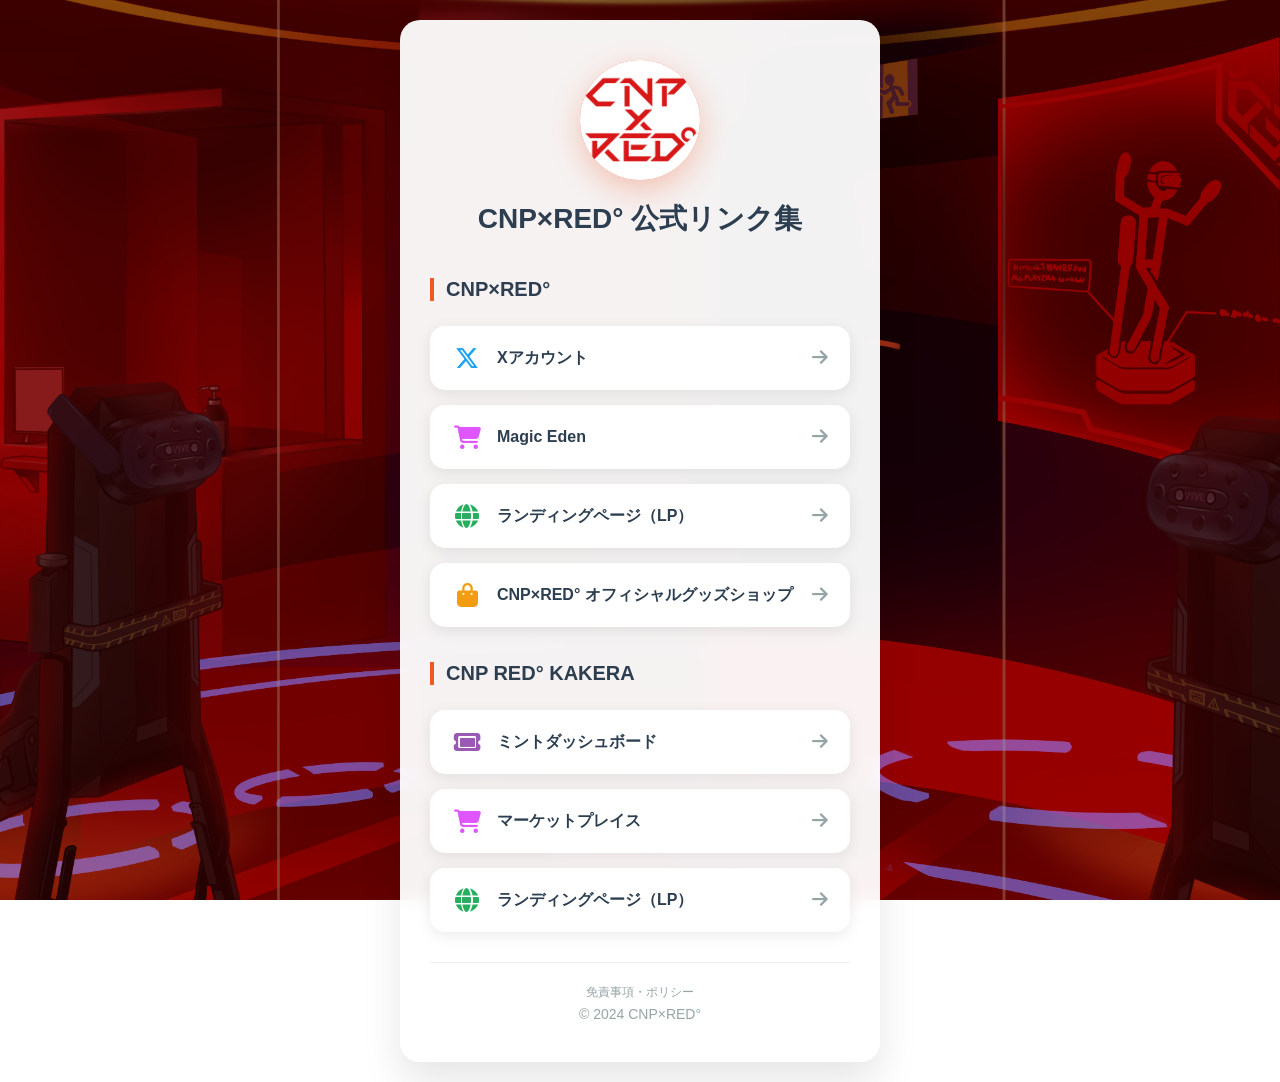
<file: index.html>
<!DOCTYPE html>
<html lang="ja">

<head>
    <meta charset="UTF-8">
    <meta name="viewport" content="width=device-width, initial-scale=1.0">
    <title>CNP×RED° 公式リンク集</title>
    <meta name="description" content="CNP×RED°とCNP RED° KAKERAの公式リンク集。SNS、マーケットプレイス、グッズショップなどの情報をまとめています。">

    <!-- OGP設定 -->
    <meta property="og:title" content="CNP×RED° 公式リンク集">
    <meta property="og:description" content="CNP×RED°とCNP RED° KAKERAの公式リンク集。SNS、マーケットプレイス、グッズショップなどの情報をまとめています。">
    <meta property="og:type" content="website">
    <meta property="og:url" content="https://cnpred.shop/">
    <meta property="og:image" content="https://cnpred.shop/logo.png">
    <meta property="og:site_name" content="CNP×RED°">
    <meta property="og:locale" content="ja_JP">

    <!-- Twitter Card設定 -->
    <meta name="twitter:card" content="summary_large_image">
    <meta name="twitter:site" content="@cnp_red">
    <meta name="twitter:title" content="CNP×RED° 公式リンク集">
    <meta name="twitter:description" content="CNP×RED°とCNP RED° KAKERAの公式リンク集。SNS、マーケットプレイス、グッズショップなどの情報をまとめています。">
    <meta name="twitter:image" content="https://cnpred.shop/logo.png">

    <link rel="icon" type="image/png" href="logo.png">
    <link rel="stylesheet" href="style.css">
    <!-- Font Awesome -->
    <link rel="stylesheet" href="https://cdnjs.cloudflare.com/ajax/libs/font-awesome/6.5.1/css/all.min.css">
</head>

<body>
    <div class="container">
        <div class="profile">
            <div class="profile-image">
                <img src="logo.png" alt="CNP×RED°" class="logo">
            </div>
            <h1>CNP×RED° 公式リンク集</h1>
        </div>

        <div class="links">
            <h2 class="section-title">CNP×RED°</h2>

            <a href="https://x.com/cnp_red" target="_blank" class="link-item twitter">
                <span class="link-icon"><i class="fab fa-x-twitter"></i></span>
                <span class="link-text">Xアカウント</span>
                <span class="link-arrow"><i class="fas fa-arrow-right"></i></span>
            </a>

            <a href="https://magiceden.io/marketplace/cnp_red" target="_blank" class="link-item marketplace">
                <span class="link-icon"><i class="fas fa-shopping-cart"></i></span>
                <span class="link-text">Magic Eden</span>
                <span class="link-arrow"><i class="fas fa-arrow-right"></i></span>
            </a>

            <a href="https://cnpred.com/" target="_blank" class="link-item landing">
                <span class="link-icon"><i class="fas fa-globe"></i></span>
                <span class="link-text">ランディングページ（LP）</span>
                <span class="link-arrow"><i class="fas fa-arrow-right"></i></span>
            </a>

            <a href="https://cnpred.official.ec/" target="_blank" class="link-item shop">
                <span class="link-icon"><i class="fas fa-shopping-bag"></i></span>
                <span class="link-text">CNP×RED° オフィシャルグッズショップ</span>
                <span class="link-arrow"><i class="fas fa-arrow-right"></i></span>
            </a>

            <h2 class="section-title">CNP RED° KAKERA</h2>

            <a href="https://cnp-red-kakera.welcome-mint.site/" target="_blank" class="link-item mint">
                <span class="link-icon"><i class="fas fa-ticket"></i></span>
                <span class="link-text">ミントダッシュボード</span>
                <span class="link-arrow"><i class="fas fa-arrow-right"></i></span>
            </a>

            <a href="https://magiceden.io/marketplace/cnp-red-kakera" target="_blank" class="link-item marketplace">
                <span class="link-icon"><i class="fas fa-shopping-cart"></i></span>
                <span class="link-text">マーケットプレイス</span>
                <span class="link-arrow"><i class="fas fa-arrow-right"></i></span>
            </a>

            <a href="https://kakera.click/" target="_blank" class="link-item landing">
                <span class="link-icon"><i class="fas fa-globe"></i></span>
                <span class="link-text">ランディングページ（LP）</span>
                <span class="link-arrow"><i class="fas fa-arrow-right"></i></span>
            </a>
        </div>

        <div class="footer">
            <p><a href="legal.html" class="footer-link">免責事項・ポリシー</a></p>
            <p>&copy; 2024 CNP×RED°</p>
        </div>
    </div>
</body>

</html>
</file>
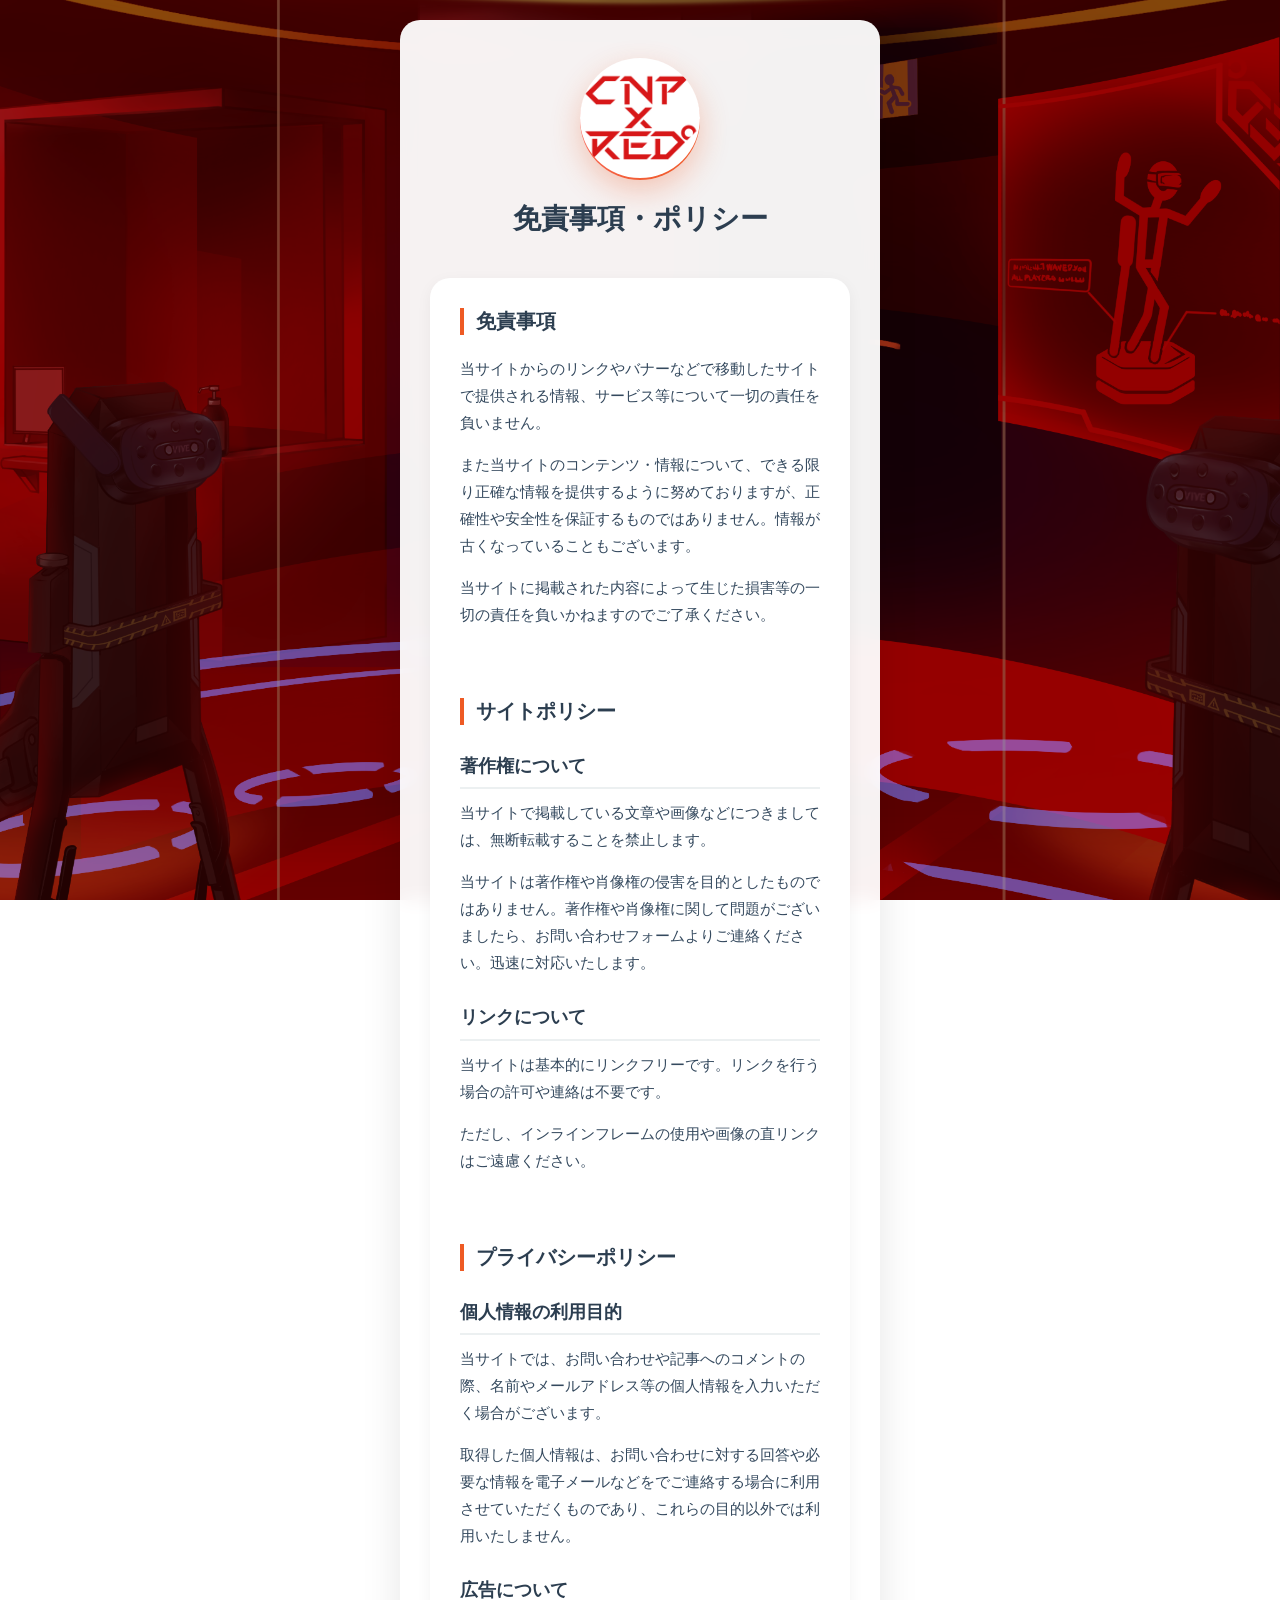
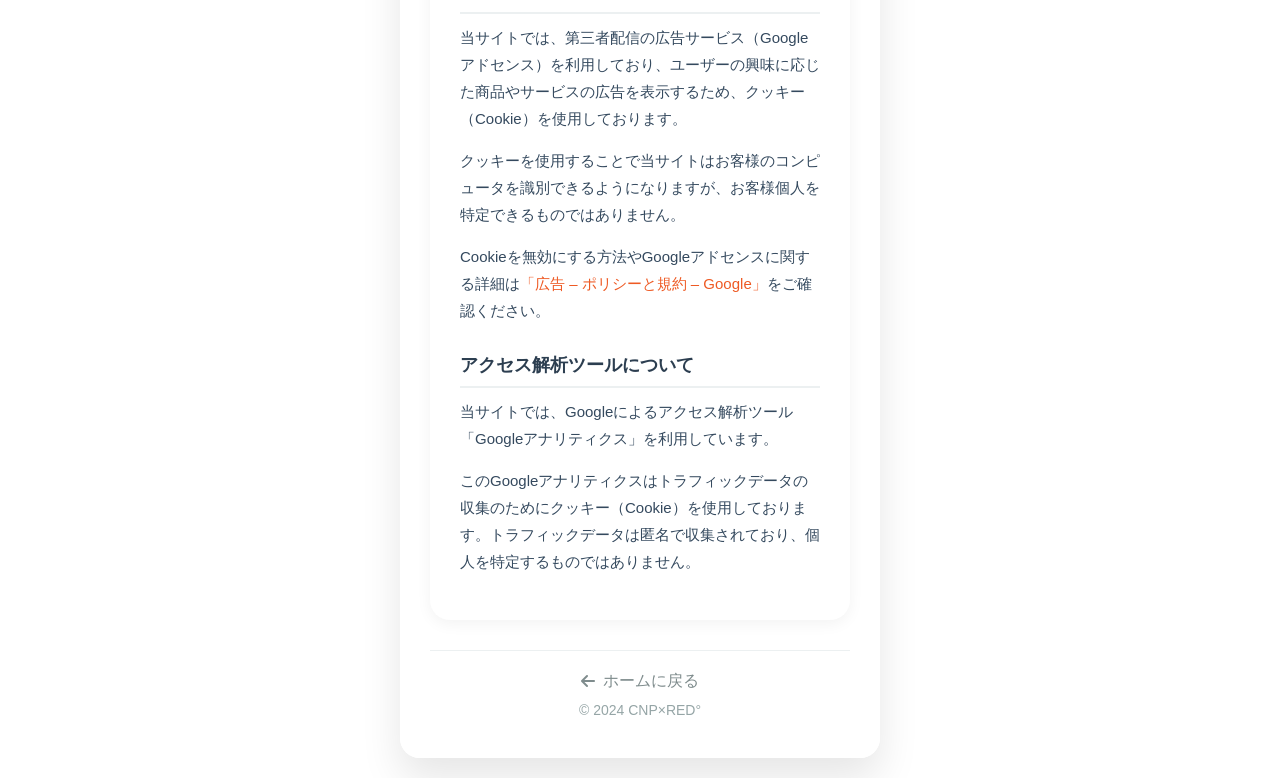
<file: legal.html>
<!DOCTYPE html>
<html lang="ja">
<head>
    <meta charset="UTF-8">
    <meta name="viewport" content="width=device-width, initial-scale=1.0">
    <title>免責事項・ポリシー | CNP×RED° 公式リンク集</title>
    <meta name="description" content="CNP×RED°公式リンク集の免責事項、サイトポリシー、プライバシーポリシー（個人情報保護方針）について。">
    <link rel="icon" type="image/png" href="logo.png">
    <link rel="stylesheet" href="style.css">
    <!-- Font Awesome -->
    <link rel="stylesheet" href="https://cdnjs.cloudflare.com/ajax/libs/font-awesome/6.5.1/css/all.min.css">
</head>
<body>
    <div class="container">
        <div class="profile">
            <div class="profile-image">
                <a href="index.html">
                    <img src="logo.png" alt="CNP×RED°" class="logo">
                </a>
            </div>
            <h1>免責事項・ポリシー</h1>
        </div>

        <div class="links policy-content">
            <section>
                <h2 class="section-title">免責事項</h2>
                <div class="policy-text">
                    <p>当サイトからのリンクやバナーなどで移動したサイトで提供される情報、サービス等について一切の責任を負いません。</p>
                    <p>また当サイトのコンテンツ・情報について、できる限り正確な情報を提供するように努めておりますが、正確性や安全性を保証するものではありません。情報が古くなっていることもございます。</p>
                    <p>当サイトに掲載された内容によって生じた損害等の一切の責任を負いかねますのでご了承ください。</p>
                </div>
            </section>

            <section>
                <h2 class="section-title">サイトポリシー</h2>
                <div class="policy-text">
                    <h3>著作権について</h3>
                    <p>当サイトで掲載している文章や画像などにつきましては、無断転載することを禁止します。</p>
                    <p>当サイトは著作権や肖像権の侵害を目的としたものではありません。著作権や肖像権に関して問題がございましたら、お問い合わせフォームよりご連絡ください。迅速に対応いたします。</p>

                    <h3>リンクについて</h3>
                    <p>当サイトは基本的にリンクフリーです。リンクを行う場合の許可や連絡は不要です。</p>
                    <p>ただし、インラインフレームの使用や画像の直リンクはご遠慮ください。</p>
                </div>
            </section>

            <section>
                <h2 class="section-title">プライバシーポリシー</h2>
                <div class="policy-text">
                    <h3>個人情報の利用目的</h3>
                    <p>当サイトでは、お問い合わせや記事へのコメントの際、名前やメールアドレス等の個人情報を入力いただく場合がございます。</p>
                    <p>取得した個人情報は、お問い合わせに対する回答や必要な情報を電子メールなどをでご連絡する場合に利用させていただくものであり、これらの目的以外では利用いたしません。</p>

                    <h3>広告について</h3>
                    <p>当サイトでは、第三者配信の広告サービス（Googleアドセンス）を利用しており、ユーザーの興味に応じた商品やサービスの広告を表示するため、クッキー（Cookie）を使用しております。</p>
                    <p>クッキーを使用することで当サイトはお客様のコンピュータを識別できるようになりますが、お客様個人を特定できるものではありません。</p>
                    <p>Cookieを無効にする方法やGoogleアドセンスに関する詳細は<a href="https://policies.google.com/technologies/ads?hl=ja" target="_blank">「広告 – ポリシーと規約 – Google」</a>をご確認ください。</p>

                    <h3>アクセス解析ツールについて</h3>
                    <p>当サイトでは、Googleによるアクセス解析ツール「Googleアナリティクス」を利用しています。</p>
                    <p>このGoogleアナリティクスはトラフィックデータの収集のためにクッキー（Cookie）を使用しております。トラフィックデータは匿名で収集されており、個人を特定するものではありません。</p>
                </div>
            </section>
        </div>
        
        <div class="footer">
            <a href="index.html" class="back-link"><i class="fas fa-arrow-left"></i> ホームに戻る</a>
            <p>&copy; 2024 CNP×RED°</p>
        </div>
    </div>
</body>
</html>
</file>
<file: style.css>
* {
    margin: 0;
    padding: 0;
    box-sizing: border-box;
}

body {
    font-family: -apple-system, BlinkMacSystemFont, 'Segoe UI', Roboto, Oxygen, Ubuntu, Cantarell, sans-serif;
    background: url('background.png') center center;
    background-size: cover;
    background-attachment: fixed;
    min-height: 100vh;
    display: flex;
    align-items: center;
    justify-content: center;
    padding: 20px;
    position: relative;
}

body::before {
    content: '';
    position: fixed;
    top: 0;
    left: 0;
    width: 100%;
    height: 100%;
    background: rgba(0, 0, 0, 0.4);
    z-index: -1;
}

.container {
    max-width: 480px;
    width: 100%;
    background: rgba(255, 255, 255, 0.95);
    backdrop-filter: blur(10px);
    border-radius: 20px;
    box-shadow: 0 20px 40px rgba(0, 0, 0, 0.1);
    padding: 40px 30px;
    text-align: center;
}

.profile {
    margin-bottom: 40px;
}

.profile-image {
    width: 120px;
    height: 120px;
    margin: 0 auto 20px;
    border-radius: 50%;
    background: linear-gradient(135deg, #ff6b6b, #ee5a24);
    display: flex;
    align-items: center;
    justify-content: center;
    box-shadow: 0 10px 30px rgba(238, 90, 36, 0.3);
}

.logo {
    width: 100%;
    height: 100%;
    object-fit: cover;
    border-radius: 50%;
}

.profile h1 {
    font-size: 28px;
    font-weight: 700;
    color: #2c3e50;
    margin-bottom: 10px;
}

.description {
    color: #7f8c8d;
    font-size: 16px;
    line-height: 1.5;
}

.links {
    display: flex;
    flex-direction: column;
    gap: 15px;
    margin-bottom: 30px;
}

.section-title {
    font-size: 20px;
    font-weight: 700;
    color: #2c3e50;
    text-align: left;
    margin-top: 20px;
    margin-bottom: 10px;
    padding-left: 5px;
    border-left: 4px solid #ee5a24;
    padding-left: 12px;
}

.section-title:first-child {
    margin-top: 0;
}

.link-item {
    display: flex;
    align-items: center;
    padding: 18px 20px;
    background: white;
    border-radius: 15px;
    text-decoration: none;
    color: #2c3e50;
    transition: all 0.3s ease;
    box-shadow: 0 4px 15px rgba(0, 0, 0, 0.08);
    border: 2px solid transparent;
}

.link-item:hover {
    transform: translateY(-2px);
    box-shadow: 0 8px 25px rgba(0, 0, 0, 0.15);
    border-color: #3498db;
}

.link-item.twitter:hover {
    border-color: #1da1f2;
}

.link-item.marketplace:hover {
    border-color: #e056fd;
}

.link-item.landing:hover {
    border-color: #27ae60;
}

.link-item.shop:hover {
    border-color: #f39c12;
}

.link-item.mint:hover {
    border-color: #9b59b6;
}

.link-icon {
    font-size: 24px;
    margin-right: 15px;
    width: 30px;
    text-align: center;
    display: flex;
    align-items: center;
    justify-content: center;
    transition: all 0.3s ease;
}

.link-icon i {
    color: #7f8c8d;
    transition: all 0.3s ease;
}

.link-item.twitter .link-icon i {
    color: #1da1f2;
}

.link-item.marketplace .link-icon i {
    color: #e056fd;
}

.link-item.landing .link-icon i {
    color: #27ae60;
}

.link-item.shop .link-icon i {
    color: #f39c12;
}

.link-item.mint .link-icon i {
    color: #9b59b6;
}

.link-item:hover .link-icon i {
    transform: scale(1.1);
}

.link-text {
    flex: 1;
    text-align: left;
    font-weight: 600;
    font-size: 16px;
}

.link-arrow {
    font-size: 18px;
    color: #95a5a6;
    transition: transform 0.3s ease;
}

.link-item:hover .link-arrow {
    transform: translateX(3px);
    color: #3498db;
}

.footer {
    border-top: 1px solid #ecf0f1;
    padding-top: 20px;
    margin-top: 20px;
}

.footer p {
    color: #95a5a6;
    font-size: 14px;
}

/* タブレット対応 */
@media (max-width: 768px) {
    body {
        padding: 15px;
        background-attachment: scroll;
    }

    .container {
        padding: 35px 25px;
        max-width: 600px;
    }

    .profile h1 {
        font-size: 26px;
    }

    .link-item {
        padding: 20px;
    }

    .link-text {
        font-size: 16px;
    }
}

/* スマートフォン（縦向き）対応 */
@media (max-width: 480px) {
    body {
        padding: 10px;
        background-attachment: scroll;
    }

    .container {
        padding: 25px 20px;
        margin: 5px;
        border-radius: 15px;
        max-width: 100%;
    }

    .profile {
        margin-bottom: 30px;
    }

    .profile-image {
        width: 100px;
        height: 100px;
        margin-bottom: 15px;
    }

    .profile h1 {
        font-size: 22px;
        margin-bottom: 8px;
    }

    .section-title {
        font-size: 18px;
        margin-top: 18px;
        margin-bottom: 8px;
    }

    .links {
        gap: 12px;
        margin-bottom: 25px;
    }

    .link-item {
        padding: 16px 18px;
        border-radius: 12px;
    }

    .link-icon {
        font-size: 22px;
        margin-right: 12px;
        width: 28px;
    }

    .link-text {
        font-size: 15px;
    }

    .link-arrow {
        font-size: 16px;
    }

    .footer {
        padding-top: 15px;
        margin-top: 15px;
    }
}

/* 小型スマートフォン対応 */
@media (max-width: 360px) {
    .container {
        padding: 20px 15px;
    }

    .profile-image {
        width: 90px;
        height: 90px;
    }

    .profile h1 {
        font-size: 20px;
    }

    .section-title {
        font-size: 17px;
        margin-top: 16px;
        margin-bottom: 8px;
    }

    .link-item {
        padding: 14px 16px;
    }

    .link-icon {
        font-size: 20px;
        margin-right: 10px;
        width: 25px;
    }

    .link-text {
        font-size: 14px;
    }

    .link-arrow {
        font-size: 15px;
    }
}

/* 極小スマートフォン対応 */
@media (max-width: 320px) {
    body {
        padding: 8px;
    }

    .container {
        padding: 18px 12px;
    }

    .profile-image {
        width: 80px;
        height: 80px;
    }

    .profile h1 {
        font-size: 18px;
    }

    .section-title {
        font-size: 16px;
        margin-top: 14px;
        margin-bottom: 6px;
    }

    .link-item {
        padding: 12px 14px;
    }

    .link-icon {
        font-size: 18px;
        margin-right: 8px;
        width: 22px;
    }

    .link-text {
        font-size: 13px;
    }
}

/* Policy Page Styles */
.policy-content {
    text-align: left;
    background: white;
    padding: 30px;
    border-radius: 20px;
    box-shadow: 0 4px 15px rgba(0, 0, 0, 0.05);
}

.policy-content section {
    margin-bottom: 40px;
}

.policy-content section:last-child {
    margin-bottom: 0;
}

.policy-text {
    margin-top: 20px;
    color: #34495e;
    line-height: 1.8;
}

.policy-text h3 {
    font-size: 18px;
    color: #2c3e50;
    margin-top: 25px;
    margin-bottom: 10px;
    border-bottom: 2px solid #ecf0f1;
    padding-bottom: 5px;
}

.policy-text p {
    margin-bottom: 15px;
    font-size: 15px;
}

.policy-text a {
    color: #ee5a24;
    text-decoration: none;
    font-weight: 500;
}

.policy-text a:hover {
    text-decoration: underline;
}

.back-link {
    display: inline-flex;
    align-items: center;
    color: #7f8c8d;
    text-decoration: none;
    font-weight: 500;
    transition: color 0.3s ease;
    margin-bottom: 10px;
}

.back-link:hover {
    color: #ee5a24;
}

.back-link i {
    margin-right: 8px;
}

.footer-link {
    color: #95a5a6;
    text-decoration: none;
    font-size: 12px;
    margin-bottom: 5px;
    display: inline-block;
    transition: color 0.3s ease;
}

.footer-link:hover {
    color: #7f8c8d;
    text-decoration: underline;
}

@media (max-width: 480px) {
    .policy-content {
        padding: 20px;
    }
}

/* Advertisement Styles */
.ad-separator {
    border: none;
    border-top: 1px dashed #bdc3c7;
    margin: 40px 0 20px;
}

.ad-label {
    display: block;
    font-size: 11px;
    color: #95a5a6;
    margin-bottom: 10px;
    text-align: center;
}

.ad-container {
    text-align: center;
    margin: 0 0 30px;
    padding: 10px;
    display: flex;
    flex-direction: column;
    justify-content: center;
    align-items: center;
}

.ad-container img {
    max-width: 100%;
    height: auto;
}
</file>
